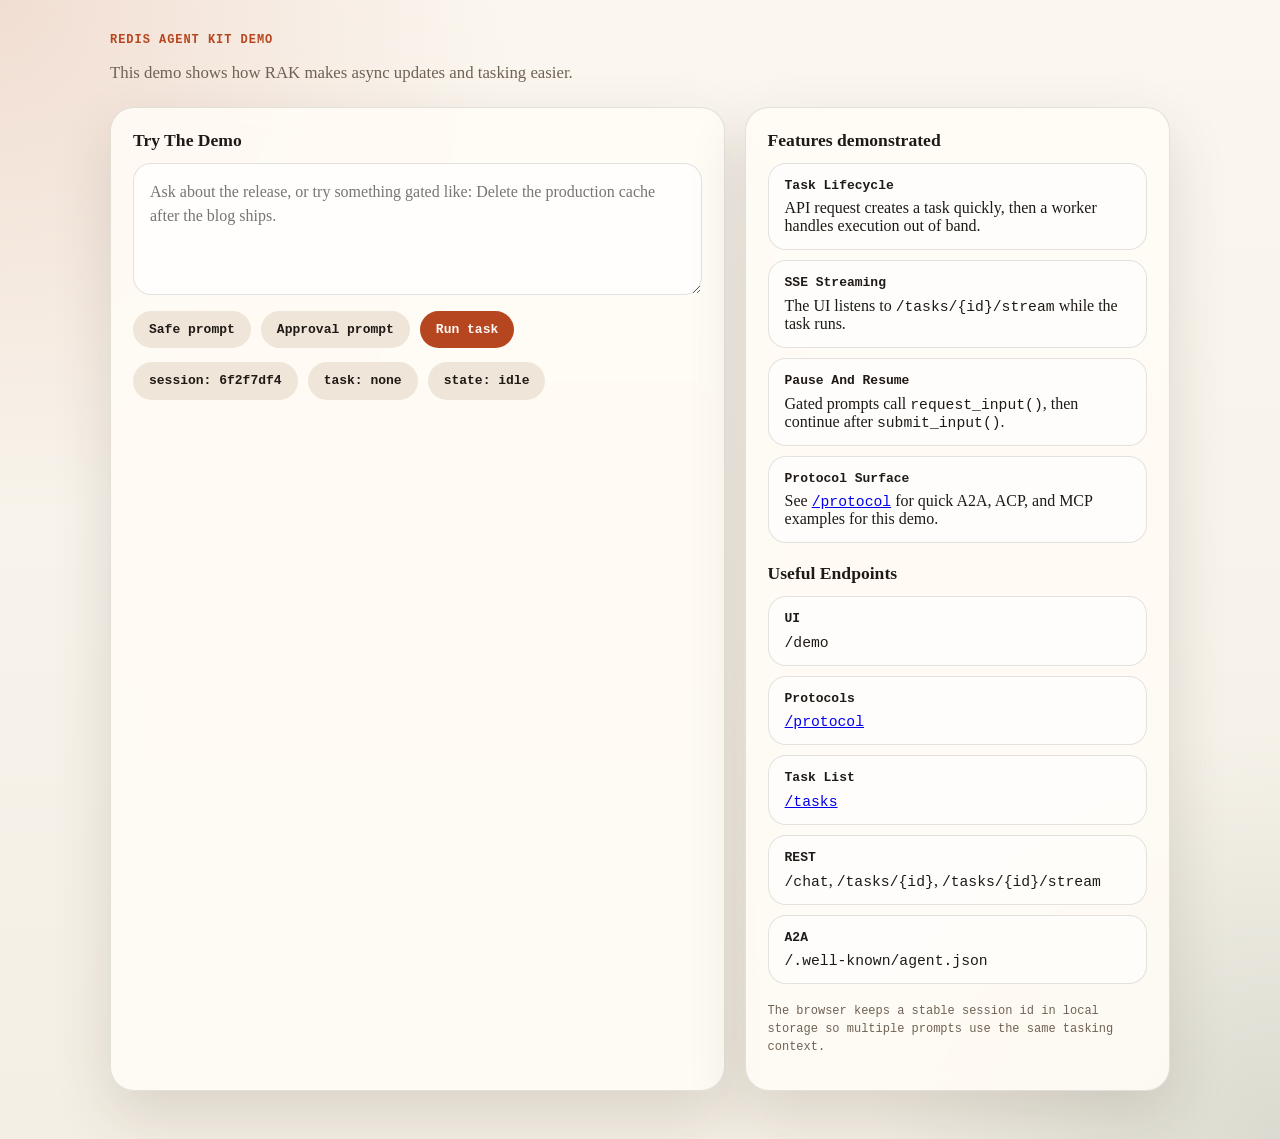
<file: index.html>
<!doctype html>
<html lang="en">

<head>
  <meta charset="utf-8" />
  <meta name="viewport" content="width=device-width, initial-scale=1" />
  <title>RAK Demo</title>
  <style>
    :root {
      --bg: #f4efe5;
      --paper: rgba(255, 252, 246, 0.9);
      --ink: #1f1a16;
      --muted: #6f6254;
      --line: rgba(31, 26, 22, 0.12);
      --accent: #b6461f;
      --accent-soft: #f2d4c6;
      --shadow: 0 24px 60px rgba(60, 35, 18, 0.14);
    }

    * {
      box-sizing: border-box;
    }

    body {
      margin: 0;
      min-height: 100vh;
      color: var(--ink);
      background:
        radial-gradient(circle at top left, rgba(182, 70, 31, 0.14), transparent 30%),
        radial-gradient(circle at bottom right, rgba(61, 95, 82, 0.14), transparent 24%),
        linear-gradient(180deg, #fbf7f0 0%, var(--bg) 100%);
      font-family: "Iowan Old Style", "Palatino Linotype", "Book Antiqua", Georgia, serif;
    }

    .shell {
      max-width: 1100px;
      margin: 0 auto;
      padding: 32px 20px 48px;
    }

    .hero {
      display: grid;
      gap: 14px;
      margin-bottom: 24px;
    }

    .eyebrow {
      letter-spacing: 0.08em;
      text-transform: uppercase;
      font: 600 12px/1.4 "IBM Plex Mono", "SFMono-Regular", Consolas, monospace;
      color: var(--accent);
    }

    h1 {
      margin: 0;
      font-size: clamp(2.4rem, 5vw, 4.8rem);
      line-height: 0.94;
      max-width: 10ch;
    }

    .hero p {
      margin: 0;
      max-width: 62ch;
      color: var(--muted);
      font-size: 1.05rem;
    }

    .layout {
      display: grid;
      grid-template-columns: 1.3fr 0.9fr;
      gap: 20px;
    }

    .card {
      background: var(--paper);
      border: 1px solid var(--line);
      border-radius: 24px;
      box-shadow: var(--shadow);
      backdrop-filter: blur(10px);
    }

    .panel {
      padding: 22px;
    }

    .panel h2,
    .panel h3 {
      margin: 0 0 12px;
      font-size: 1.1rem;
    }

    .composer textarea {
      width: 100%;
      min-height: 132px;
      resize: vertical;
      padding: 16px;
      border: 1px solid var(--line);
      border-radius: 18px;
      background: rgba(255, 255, 255, 0.75);
      color: var(--ink);
      font: 500 1rem/1.5 "Iowan Old Style", "Palatino Linotype", "Book Antiqua", Georgia, serif;
    }

    .row {
      display: flex;
      flex-wrap: wrap;
      gap: 10px;
    }

    button,
    .pill {
      border: 0;
      border-radius: 999px;
      padding: 11px 16px;
      cursor: pointer;
      color: var(--ink);
      background: #efe5d8;
      font: 600 13px/1.2 "IBM Plex Mono", "SFMono-Regular", Consolas, monospace;
    }

    button.primary {
      background: var(--accent);
      color: #fff8f5;
    }

    button.ghost {
      background: transparent;
      border: 1px solid var(--line);
    }

    .status {
      display: flex;
      flex-wrap: wrap;
      gap: 10px;
      margin-top: 14px;
    }

    .status .pill {
      cursor: default;
    }

    .transcript {
      display: grid;
      gap: 12px;
      margin-top: 18px;
    }

    .bubble {
      padding: 14px 16px;
      border-radius: 18px;
      border: 1px solid var(--line);
      white-space: pre-wrap;
    }

    .bubble.user {
      background: rgba(182, 70, 31, 0.09);
    }

    .bubble.assistant {
      background: rgba(255, 255, 255, 0.82);
    }

    .updates {
      margin-top: 14px;
      padding-left: 18px;
      color: var(--muted);
    }

    .updates li+li {
      margin-top: 8px;
    }

    .grid-list {
      display: grid;
      gap: 10px;
    }

    .fact {
      padding: 14px 16px;
      border-radius: 18px;
      border: 1px solid var(--line);
      background: rgba(255, 255, 255, 0.62);
    }

    .fact strong {
      display: block;
      margin-bottom: 6px;
      font: 600 13px/1.2 "IBM Plex Mono", "SFMono-Regular", Consolas, monospace;
    }

    code {
      font-family: "IBM Plex Mono", "SFMono-Regular", Consolas, monospace;
      font-size: 0.92em;
    }

    .approval {
      display: none;
      gap: 10px;
      margin-top: 16px;
      padding: 16px;
      border-radius: 18px;
      background: var(--accent-soft);
    }

    .approval.visible {
      display: grid;
    }

    .tiny {
      color: var(--muted);
      font: 500 12px/1.5 "IBM Plex Mono", "SFMono-Regular", Consolas, monospace;
    }

    @media (max-width: 900px) {
      .layout {
        grid-template-columns: 1fr;
      }
    }
  </style>
</head>

<body>
  <div class="shell">
    <section class="hero">
      <div class="eyebrow">Redis Agent Kit Demo</div>
      <p>
        This demo shows how RAK makes async updates and tasking easier.
      </p>
    </section>

    <section class="layout">
      <div class="card panel">
        <h2>Try The Demo</h2>
        <div class="composer">
          <textarea id="message"
            placeholder="Ask about the release, or try something gated like: Delete the production cache after the blog ships."></textarea>
        </div>
        <div class="row" style="margin-top: 12px;">
          <button class="pill" data-prompt="Summarize why background workers help agent reliability.">Safe
            prompt</button>
          <button class="pill" data-prompt="Delete the production cache after the blog ships.">Approval prompt</button>
          <button class="primary" id="send">Run task</button>
        </div>

        <div class="status">
          <div class="pill" id="session-pill">session: pending</div>
          <div class="pill" id="task-pill">task: none</div>
          <div class="pill" id="state-pill">state: idle</div>
        </div>

        <div class="approval" id="approval-box">
          <div id="approval-text">Waiting for approval.</div>
          <div class="row">
            <button class="primary" id="approve">Approve</button>
            <button class="ghost" id="reject">Cancel</button>
          </div>
        </div>

        <div class="transcript" id="transcript"></div>
        <ol class="updates" id="updates"></ol>
      </div>

      <div class="card panel">
        <h3>Features demonstrated</h3>
        <div class="grid-list">
          <div class="fact">
            <strong>Task Lifecycle</strong>
            API request creates a task quickly, then a worker handles execution out of band.
          </div>
          <div class="fact">
            <strong>SSE Streaming</strong>
            The UI listens to <code>/tasks/{id}/stream</code> while the task runs.
          </div>
          <div class="fact">
            <strong>Pause And Resume</strong>
            Gated prompts call <code>request_input()</code>, then continue after <code>submit_input()</code>.
          </div>
          <div class="fact">
            <strong>Protocol Surface</strong>
            See <a href="/protocol"><code>/protocol</code></a> for quick A2A, ACP, and MCP examples for this demo.
          </div>
        </div>

        <h3 style="margin-top: 20px;">Useful Endpoints</h3>
        <div class="grid-list">
          <div class="fact"><strong>UI</strong><code>/demo</code></div>
          <div class="fact"><strong>Protocols</strong><a href="/protocol"><code>/protocol</code></a></div>
          <div class="fact"><strong>Task List</strong><a href="/tasks"><code>/tasks</code></a></div>
          <div class="fact"><strong>REST</strong><code>/chat</code>, <code>/tasks/{id}</code>,
            <code>/tasks/{id}/stream</code>
          </div>
          <div class="fact"><strong>A2A</strong><code>/.well-known/agent.json</code></div>
        </div>

        <p class="tiny" style="margin-top: 18px;">
          The browser keeps a stable session id in local storage so multiple prompts use the same tasking context.
        </p>

      </div>
    </section>
  </div>

  <script>
    const messageEl = document.getElementById("message");
    const sendEl = document.getElementById("send");
    const transcriptEl = document.getElementById("transcript");
    const updatesEl = document.getElementById("updates");
    const approvalBoxEl = document.getElementById("approval-box");
    const approvalTextEl = document.getElementById("approval-text");
    const sessionPillEl = document.getElementById("session-pill");
    const taskPillEl = document.getElementById("task-pill");
    const statePillEl = document.getElementById("state-pill");

    let activeTaskId = null;
    let stream = null;
    let poller = null;
    let assistantBubble = null;
    const sessionId = localStorage.getItem("rak-demo-session") || crypto.randomUUID();
    localStorage.setItem("rak-demo-session", sessionId);
    sessionPillEl.textContent = `session: ${sessionId.slice(0, 8)}`;

    function setState(value) {
      statePillEl.textContent = `state: ${value}`;
    }

    function resetRun() {
      approvalBoxEl.classList.remove("visible");
      approvalTextEl.textContent = "Waiting for approval.";
      updatesEl.innerHTML = "";
      assistantBubble = null;
      if (stream) {
        stream.close();
        stream = null;
      }
      if (poller) {
        clearInterval(poller);
        poller = null;
      }
    }

    function appendBubble(role, text) {
      const bubble = document.createElement("div");
      bubble.className = `bubble ${role}`;
      bubble.textContent = text;
      transcriptEl.appendChild(bubble);
      transcriptEl.scrollTop = transcriptEl.scrollHeight;
      return bubble;
    }

    function appendUpdate(text) {
      const item = document.createElement("li");
      item.textContent = text;
      updatesEl.appendChild(item);
    }

    function openStream(taskId) {
      stream = new EventSource(`/tasks/${taskId}/stream?events=update,token,done,failed,cancelled`);

      stream.addEventListener("update", (event) => {
        const data = JSON.parse(event.data);
        if (data.message) appendUpdate(data.message);
      });

      stream.addEventListener("token", (event) => {
        const data = JSON.parse(event.data);
        if (!assistantBubble) {
          assistantBubble = appendBubble("assistant", "");
        }
        assistantBubble.textContent += data.message || "";
      });

      stream.addEventListener("done", (event) => {
        const data = JSON.parse(event.data);
        setState("done");
        if (data.result && data.result.response) {
          if (!assistantBubble) {
            assistantBubble = appendBubble("assistant", data.result.response);
          } else {
            assistantBubble.textContent = data.result.response;
          }
        }
        if (stream) {
          stream.close();
          stream = null;
        }
        if (poller) {
          clearInterval(poller);
          poller = null;
        }
      });

      stream.addEventListener("failed", (event) => {
        const data = JSON.parse(event.data);
        setState("failed");
        appendBubble("assistant", data.error || "Task failed.");
        if (stream) {
          stream.close();
          stream = null;
        }
      });
    }

    function startPolling(taskId) {
      poller = setInterval(async () => {
        const response = await fetch(`/tasks/${taskId}`);
        if (!response.ok) return;
        const task = await response.json();
        setState(task.status);
        if (task.status === "awaiting_input" && task.input_request) {
          approvalTextEl.textContent = task.input_request.prompt;
          approvalBoxEl.classList.add("visible");
        }
        if (["done", "failed", "cancelled"].includes(task.status) && poller) {
          clearInterval(poller);
          poller = null;
        }
      }, 900);
    }

    async function submitApproval(confirm) {
      if (!activeTaskId) return;
      approvalBoxEl.classList.remove("visible");
      await fetch(`/tasks/${activeTaskId}/input`, {
        method: "POST",
        headers: { "Content-Type": "application/json" },
        body: JSON.stringify({ response: { confirm } }),
      });
      setState("queued");
      appendUpdate(confirm ? "Approval submitted." : "Cancellation submitted.");
    }

    async function runTask() {
      const message = messageEl.value.trim();
      if (!message) return;

      resetRun();
      appendBubble("user", message);
      messageEl.value = "";
      setState("queued");

      const response = await fetch("/chat", {
        method: "POST",
        headers: { "Content-Type": "application/json" },
        body: JSON.stringify({ message, session_id: sessionId }),
      });

      const data = await response.json();
      activeTaskId = data.task_id;
      taskPillEl.textContent = `task: ${activeTaskId.slice(0, 8)}`;

      openStream(activeTaskId);
      startPolling(activeTaskId);
    }

    sendEl.addEventListener("click", runTask);
    document.getElementById("approve").addEventListener("click", () => submitApproval(true));
    document.getElementById("reject").addEventListener("click", () => submitApproval(false));

    for (const button of document.querySelectorAll("[data-prompt]")) {
      button.addEventListener("click", () => {
        messageEl.value = button.dataset.prompt;
        messageEl.focus();
      });
    }
  </script>
</body>

</html>
</file>
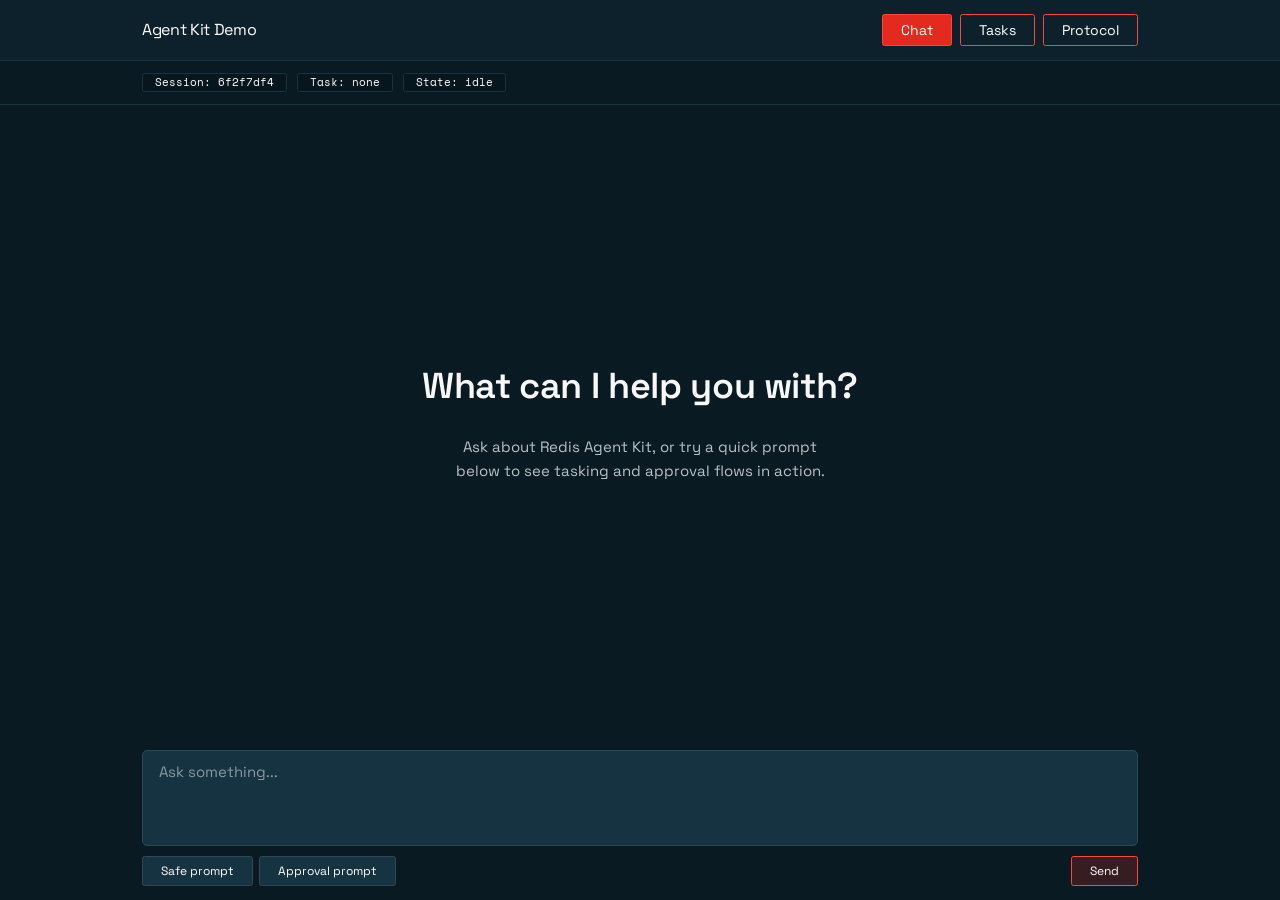
<file: static/index.html>
<!doctype html>
<html lang="en">

<head>
  <meta charset="utf-8" />
  <meta name="viewport" content="width=device-width, initial-scale=1" />
  <title>RAK Demo</title>
  <link rel="preconnect" href="https://fonts.googleapis.com" />
  <link rel="preconnect" href="https://fonts.gstatic.com" crossorigin />
  <link href="https://fonts.googleapis.com/css2?family=Space+Grotesk:wght@400;500;700&family=Space+Mono:wght@400;700&display=swap" rel="stylesheet" />
  <link rel="stylesheet" href="/static/css/tokens.css" />
  <link rel="stylesheet" href="/static/css/styles.css" />
</head>

<body class="chat-page">
  <header class="site-header">
    <div class="site-header__inner">
      <h1 class="site-header__label">Agent Kit Demo</h1>
      <nav class="site-header__nav">
        <a href="/demo" class="active">Chat</a>
        <a href="/tasks">Tasks</a>
        <a href="/protocol">Protocol</a>
      </nav>
    </div>
  </header>

  <div class="chat-status">
    <div class="chat-status__inner">
      <span class="pill" id="session-pill">Session: pending</span>
      <span class="pill" id="task-pill">Task: none</span>
      <span class="pill pill--idle" id="state-pill">State: idle</span>
    </div>
  </div>

  <main class="chat-wrap">
    <div class="chat-transcript" id="transcript">
      <div class="chat-empty" id="empty-state">
        <div class="chat-empty__title">What can I help you with?</div>
        <div class="chat-empty__hint">Ask about Redis Agent Kit, or try a quick prompt below to see tasking and approval flows in action.</div>
      </div>
    </div>

    <div class="approval-card" id="approval-box">
      <div class="approval-card__prompt" id="approval-text">Waiting for approval.</div>
      <div class="approval-card__actions">
        <button class="btn btn-primary btn-sm" id="approve">Approve</button>
        <button class="btn btn-secondary btn-sm" id="reject">Cancel</button>
      </div>
    </div>

    <div class="composer">
      <div class="composer__row">
        <textarea class="composer__input" id="message" rows="1"
          placeholder="Ask something..."></textarea>
      </div>
      <div class="composer__chips">
        <button class="btn btn-secondary btn-xs" data-prompt="Summarize why background workers help agent reliability.">Safe prompt</button>
        <button class="btn btn-secondary btn-xs" data-prompt="Delete the production cache after the blog ships.">Approval prompt</button>
        <button class="btn btn-primary btn-xs composer__send" id="send">Send</button>
      </div>
    </div>
  </main>

  <template id="tpl-bubble-user">
    <div class="bubble bubble--user"></div>
  </template>
  <template id="tpl-bubble-assistant">
    <div class="bubble bubble--assistant"></div>
  </template>
  <template id="tpl-bubble-system">
    <div class="bubble bubble--system"></div>
  </template>
  <template id="tpl-typing">
    <div class="typing-indicator">
      <span></span><span></span><span></span>
    </div>
  </template>
  <template id="tpl-updates">
    <ol class="chat-updates"></ol>
  </template>

  <script src="/static/js/demo.js"></script>
</body>

</html>
</file>
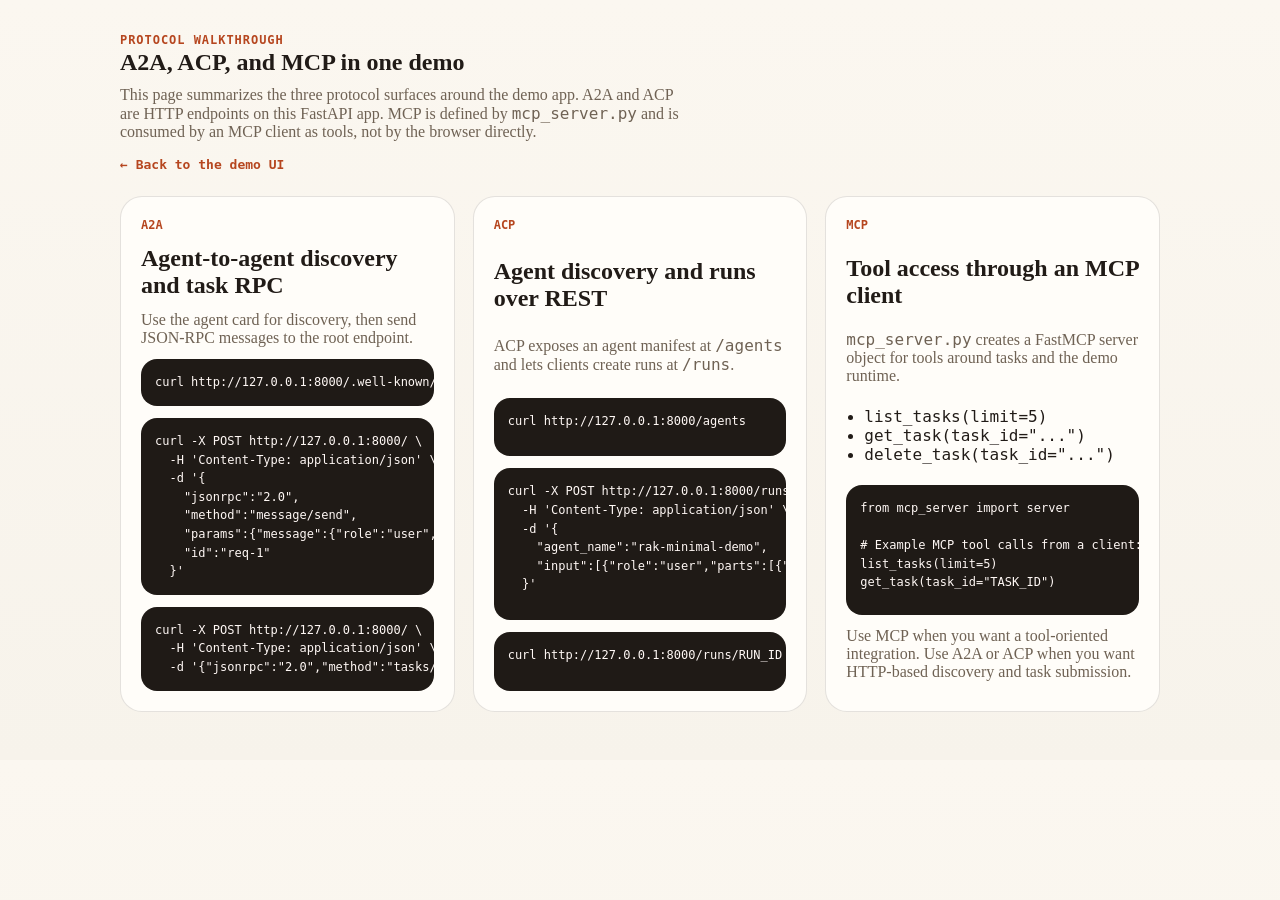
<file: protocol.html>
<!doctype html>
<html lang="en">
<head>
  <meta charset="utf-8" />
  <meta name="viewport" content="width=device-width, initial-scale=1" />
  <title>Protocol Guide</title>
  <style>
    :root { --bg:#f7f3eb; --paper:#fffdf9; --ink:#211b17; --muted:#6f6254; --line:rgba(33,27,23,.12); --accent:#b6461f; }
    * { box-sizing:border-box; }
    body { margin:0; background:linear-gradient(180deg,#fbf7f0 0%,var(--bg) 100%); color:var(--ink); font-family:"Iowan Old Style","Palatino Linotype",Georgia,serif; }
    .shell { max-width:1080px; margin:0 auto; padding:32px 20px 48px; }
    .hero { margin-bottom:22px; }
    .eyebrow { color:var(--accent); text-transform:uppercase; letter-spacing:.08em; font:600 12px/1.4 "IBM Plex Mono",Consolas,monospace; }
    h1,h2,h3,p { margin:0; }
    .hero p { margin-top:10px; max-width:70ch; color:var(--muted); }
    .grid { display:grid; gap:18px; grid-template-columns:repeat(auto-fit,minmax(280px,1fr)); }
    .card { background:var(--paper); border:1px solid var(--line); border-radius:22px; padding:20px; }
    .card p,.note { color:var(--muted); }
    .stack { display:grid; gap:12px; }
    .mini { font:600 12px/1.4 "IBM Plex Mono",Consolas,monospace; color:var(--accent); text-transform:uppercase; }
    pre { margin:0; padding:14px; overflow:auto; border-radius:16px; background:#1f1a16; color:#fff8f5; font:500 12px/1.55 "IBM Plex Mono",Consolas,monospace; }
    code { font-family:"IBM Plex Mono",Consolas,monospace; }
    ul { margin:0; padding-left:18px; }
    .toplink { display:inline-block; margin-top:16px; color:var(--accent); text-decoration:none; font:600 13px/1.3 "IBM Plex Mono",Consolas,monospace; }
  </style>
</head>
<body>
  <div class="shell">
    <section class="hero">
      <div class="eyebrow">Protocol walkthrough</div>
      <h1>A2A, ACP, and MCP in one demo</h1>
      <p>
        This page summarizes the three protocol surfaces around the demo app. A2A and ACP are HTTP endpoints on this FastAPI app. MCP is defined by <code>mcp_server.py</code> and is consumed by an MCP client as tools, not by the browser directly.
      </p>
      <a class="toplink" href="/demo">← Back to the demo UI</a>
    </section>

    <section class="grid">
      <article class="card stack">
        <div class="mini">A2A</div>
        <h2>Agent-to-agent discovery and task RPC</h2>
        <p>Use the agent card for discovery, then send JSON-RPC messages to the root endpoint.</p>
        <pre>curl http://127.0.0.1:8000/.well-known/agent.json</pre>
        <pre>curl -X POST http://127.0.0.1:8000/ \
  -H 'Content-Type: application/json' \
  -d '{
    "jsonrpc":"2.0",
    "method":"message/send",
    "params":{"message":{"role":"user","parts":[{"type":"text","text":"Hello from A2A"}]}},
    "id":"req-1"
  }'</pre>
        <pre>curl -X POST http://127.0.0.1:8000/ \
  -H 'Content-Type: application/json' \
  -d '{"jsonrpc":"2.0","method":"tasks/get","params":{"id":"TASK_ID"},"id":"req-2"}'</pre>
      </article>

      <article class="card stack">
        <div class="mini">ACP</div>
        <h2>Agent discovery and runs over REST</h2>
        <p>ACP exposes an agent manifest at <code>/agents</code> and lets clients create runs at <code>/runs</code>.</p>
        <pre>curl http://127.0.0.1:8000/agents</pre>
        <pre>curl -X POST http://127.0.0.1:8000/runs \
  -H 'Content-Type: application/json' \
  -d '{
    "agent_name":"rak-minimal-demo",
    "input":[{"role":"user","parts":[{"type":"text","content":"Hello from ACP"}]}]
  }'</pre>
        <pre>curl http://127.0.0.1:8000/runs/RUN_ID</pre>
      </article>

      <article class="card stack">
        <div class="mini">MCP</div>
        <h2>Tool access through an MCP client</h2>
        <p><code>mcp_server.py</code> creates a FastMCP server object for tools around tasks and the demo runtime.</p>
        <ul>
          <li><code>list_tasks(limit=5)</code></li>
          <li><code>get_task(task_id="...")</code></li>
          <li><code>delete_task(task_id="...")</code></li>
        </ul>
        <pre>from mcp_server import server

# Example MCP tool calls from a client:
list_tasks(limit=5)
get_task(task_id="TASK_ID")</pre>
        <p class="note">Use MCP when you want a tool-oriented integration. Use A2A or ACP when you want HTTP-based discovery and task submission.</p>
      </article>
    </section>
  </div>
</body>
</html>
</file>
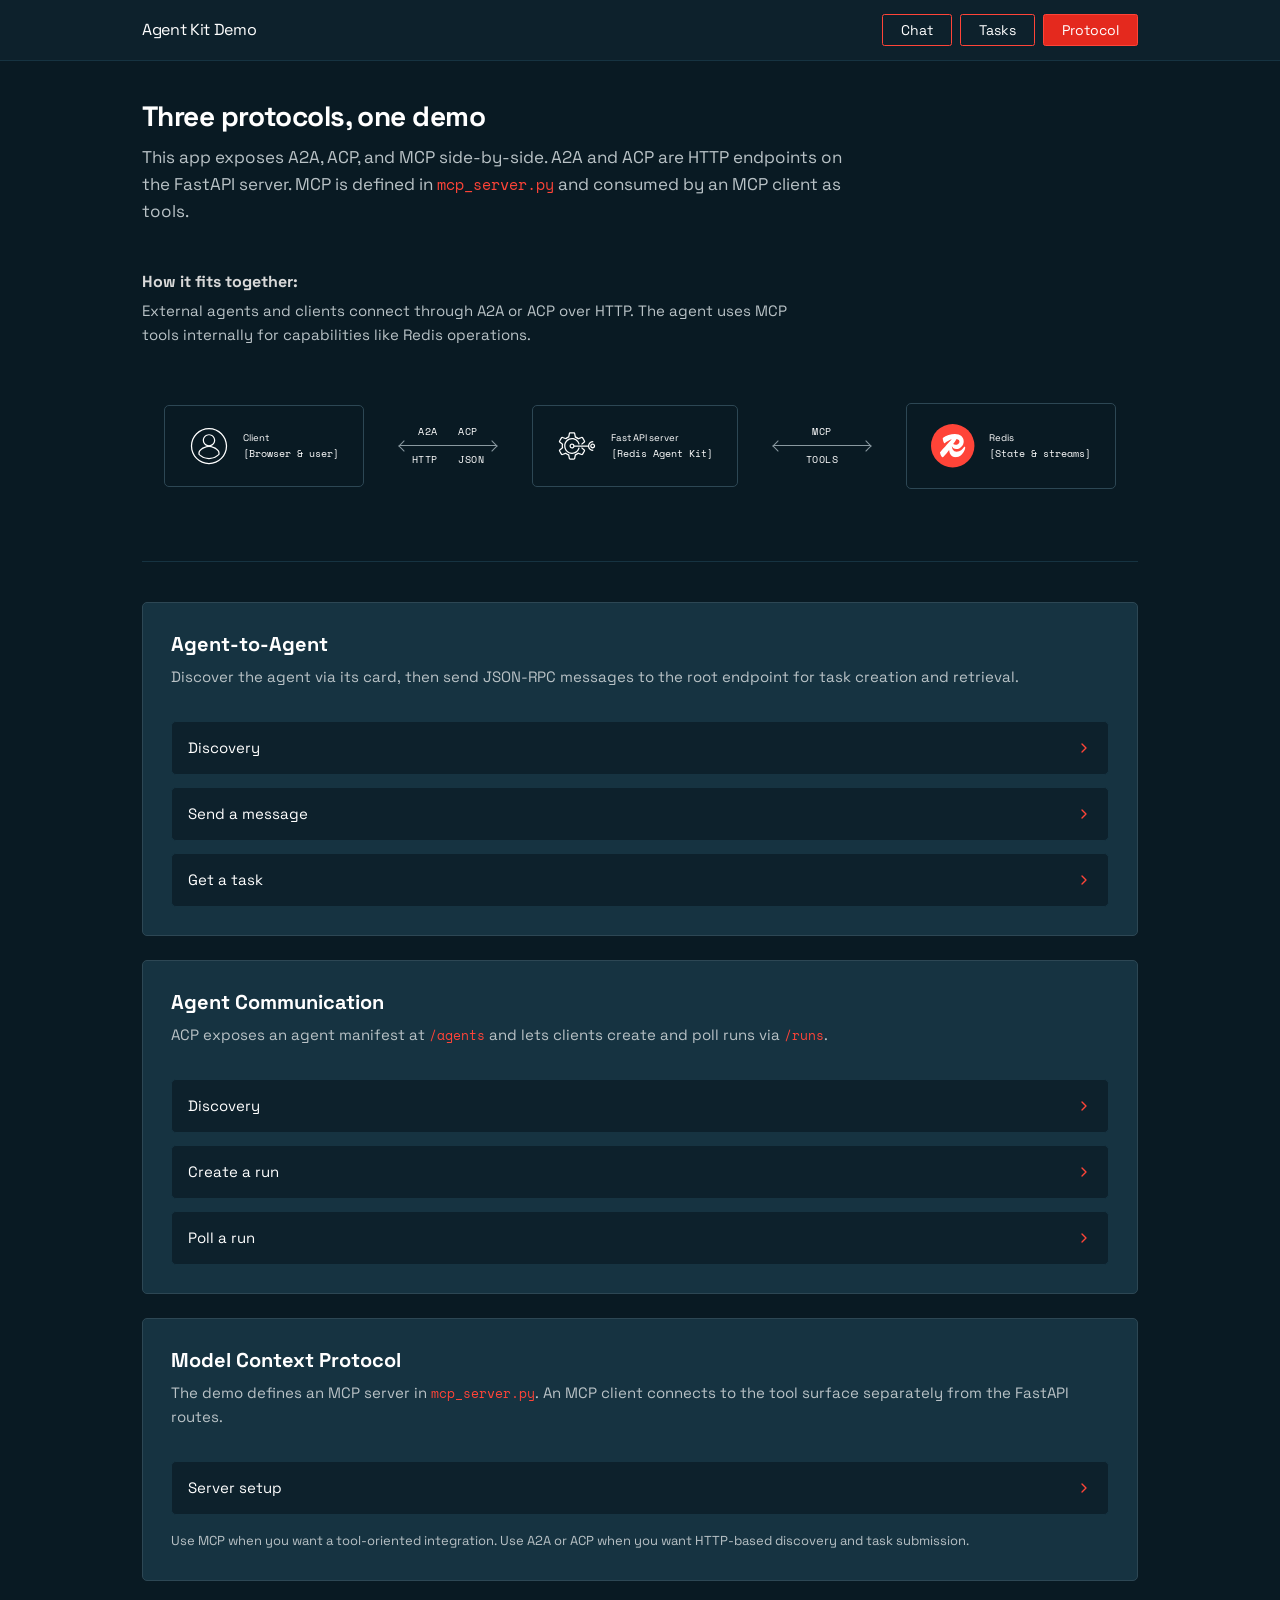
<file: static/protocol.html>
<!doctype html>
<html lang="en">

<head>
  <meta charset="utf-8" />
  <meta name="viewport" content="width=device-width, initial-scale=1" />
  <title>Protocol Guide &mdash; RAK Demo</title>
  <link rel="preconnect" href="https://fonts.googleapis.com" />
  <link rel="preconnect" href="https://fonts.gstatic.com" crossorigin />
  <link
    href="https://fonts.googleapis.com/css2?family=Space+Grotesk:wght@400;500;700&family=Space+Mono:wght@400;700&display=swap"
    rel="stylesheet" />
  <link rel="stylesheet" href="/static/css/tokens.css" />
  <link rel="stylesheet" href="/static/css/styles.css" />
</head>

<body>
  <header class="site-header">
    <div class="site-header__inner">
      <h1 class="site-header__label">Agent Kit Demo</h1>
      <nav class="site-header__nav">
        <a href="/demo">Chat</a>
        <a href="/tasks">Tasks</a>
        <a href="/protocol" class="active">Protocol</a>
      </nav>
    </div>
  </header>

  <div class="page-wrap">

    <!-- Hero -->
    <section class="hero">
      <h1>Three protocols, one demo</h1>
      <p>
        This app exposes A2A, ACP, and MCP side-by-side. A2A and ACP are HTTP
        endpoints on the FastAPI server. MCP is defined in
        <code class="hero__code">mcp_server.py</code> and consumed by an MCP client as tools.
      </p>
    </section>

    <!-- Architecture overview -->
    <section class="architecture">
      <h2 class="architecture__title">How it fits together:</h2>
      <p class="architecture__desc">
        External agents and clients connect through A2A or ACP over HTTP.
        The agent uses MCP tools internally for capabilities like Redis operations.
      </p>
      <div class="architecture__diagram">
        <div class="arch-node">
          <img src="/static/img/icon-user-64-white.svg" alt="" class="arch-node__icon" />
          <div class="arch-node__text">
            <span class="arch-node__label">Client</span>
            <span class="arch-node__sub">[Browser &amp; user]</span>
          </div>
        </div>
        <div class="arch-arrow">
          <div class="arch-arrow__labels">
            <span class="arch-arrow__label">A2A</span>
            <span class="arch-arrow__label">ACP</span>
          </div>
          <div class="arch-arrow__line arch-arrow__line--bidir"></div>
          <div class="arch-arrow__labels">
            <span class="arch-arrow__label">HTTP</span>
            <span class="arch-arrow__label">JSON</span>
          </div>
        </div>
        <div class="arch-node">
          <img src="/static/img/icon-API-64-white.svg" alt="" class="arch-node__icon" />
          <div class="arch-node__text">
            <span class="arch-node__label">Fast API server</span>
            <span class="arch-node__sub">[Redis Agent Kit]</span>
          </div>
        </div>
        <div class="arch-arrow">
          <div class="arch-arrow__labels">
            <span class="arch-arrow__label">MCP</span>
          </div>
          <div class="arch-arrow__line arch-arrow__line--bidir"></div>
          <div class="arch-arrow__labels">
            <span class="arch-arrow__label">TOOLS</span>
          </div>
        </div>
        <div class="arch-node">
          <img src="/static/img/redis-logo-mark-white-outline.svg" alt=""
            class="arch-node__icon arch-node__icon--redis" />
          <div class="arch-node__text">
            <span class="arch-node__label">Redis</span>
            <span class="arch-node__sub">[State &amp; streams]</span>
          </div>
        </div>
      </div>
    </section>

    <hr class="section-divider" />

    <!-- Protocol cards -->
    <section class="protocol-list">

      <!-- A2A -->
      <article class="protocol-card">
        <h2 class="protocol-card__title">Agent-to-Agent</h2>
        <p class="protocol-card__desc">
          Discover the agent via its card, then send JSON-RPC messages to the root endpoint
          for task creation and retrieval.
        </p>

        <div class="code-block">
          <button class="code-block__header" aria-expanded="false" onclick="toggleCodeBlock(this)">
            <span class="code-block__label">Discovery</span>
            <svg class="code-block__chevron" viewBox="0 0 24 24" fill="none" stroke="currentColor" stroke-width="2"
              stroke-linecap="round" stroke-linejoin="round">
              <polyline points="9 18 15 12 9 6" />
            </svg>
          </button>
          <div class="code-block__body">
            <button class="code-block__copy" onclick="copyCode(this)" aria-label="Copy">
              <svg class="code-block__copy-icon code-block__copy-icon--default" viewBox="0 0 24 24" fill="none" stroke="currentColor" stroke-width="2" stroke-linecap="round" stroke-linejoin="round">
                <rect width="14" height="14" x="8" y="8" rx="2" ry="2" />
                <path d="M4 16c-1.1 0-2-.9-2-2V4c0-1.1.9-2 2-2h10c1.1 0 2 .9 2 2" />
              </svg>
              <svg class="code-block__copy-icon code-block__copy-icon--check" viewBox="0 0 24 24" fill="none" stroke="currentColor" stroke-width="2" stroke-linecap="round" stroke-linejoin="round">
                <path d="m12 15 2 2 4-4" />
                <rect width="14" height="14" x="8" y="8" rx="2" ry="2" />
                <path d="M4 16c-1.1 0-2-.9-2-2V4c0-1.1.9-2 2-2h10c1.1 0 2 .9 2 2" />
              </svg>
            </button>
            <pre><code>curl http://127.0.0.1:8000/.well-known/agent.json</code></pre>
          </div>
        </div>

        <div class="code-block">
          <button class="code-block__header" aria-expanded="false" onclick="toggleCodeBlock(this)">
            <span class="code-block__label">Send a message</span>
            <svg class="code-block__chevron" viewBox="0 0 24 24" fill="none" stroke="currentColor" stroke-width="2"
              stroke-linecap="round" stroke-linejoin="round">
              <polyline points="9 18 15 12 9 6" />
            </svg>
          </button>
          <div class="code-block__body">
            <button class="code-block__copy" onclick="copyCode(this)" aria-label="Copy">
              <svg class="code-block__copy-icon code-block__copy-icon--default" viewBox="0 0 24 24" fill="none" stroke="currentColor" stroke-width="2" stroke-linecap="round" stroke-linejoin="round">
                <rect width="14" height="14" x="8" y="8" rx="2" ry="2" />
                <path d="M4 16c-1.1 0-2-.9-2-2V4c0-1.1.9-2 2-2h10c1.1 0 2 .9 2 2" />
              </svg>
              <svg class="code-block__copy-icon code-block__copy-icon--check" viewBox="0 0 24 24" fill="none" stroke="currentColor" stroke-width="2" stroke-linecap="round" stroke-linejoin="round">
                <path d="m12 15 2 2 4-4" />
                <rect width="14" height="14" x="8" y="8" rx="2" ry="2" />
                <path d="M4 16c-1.1 0-2-.9-2-2V4c0-1.1.9-2 2-2h10c1.1 0 2 .9 2 2" />
              </svg>
            </button>
            <pre><code>curl -X POST http://127.0.0.1:8000/ \
  -H 'Content-Type: application/json' \
  -d '{
    "jsonrpc":"2.0",
    "method":"message/send",
    "params":{
      "message":{
        "role":"user",
        "parts":[{
          "type":"text",
          "text":"Hello from A2A"
        }]
      }
    },
    "id":"req-1"
  }'</code></pre>
          </div>
        </div>

        <div class="code-block">
          <button class="code-block__header" aria-expanded="false" onclick="toggleCodeBlock(this)">
            <span class="code-block__label">Get a task</span>
            <svg class="code-block__chevron" viewBox="0 0 24 24" fill="none" stroke="currentColor" stroke-width="2"
              stroke-linecap="round" stroke-linejoin="round">
              <polyline points="9 18 15 12 9 6" />
            </svg>
          </button>
          <div class="code-block__body">
            <button class="code-block__copy" onclick="copyCode(this)" aria-label="Copy">
              <svg class="code-block__copy-icon code-block__copy-icon--default" viewBox="0 0 24 24" fill="none" stroke="currentColor" stroke-width="2" stroke-linecap="round" stroke-linejoin="round">
                <rect width="14" height="14" x="8" y="8" rx="2" ry="2" />
                <path d="M4 16c-1.1 0-2-.9-2-2V4c0-1.1.9-2 2-2h10c1.1 0 2 .9 2 2" />
              </svg>
              <svg class="code-block__copy-icon code-block__copy-icon--check" viewBox="0 0 24 24" fill="none" stroke="currentColor" stroke-width="2" stroke-linecap="round" stroke-linejoin="round">
                <path d="m12 15 2 2 4-4" />
                <rect width="14" height="14" x="8" y="8" rx="2" ry="2" />
                <path d="M4 16c-1.1 0-2-.9-2-2V4c0-1.1.9-2 2-2h10c1.1 0 2 .9 2 2" />
              </svg>
            </button>
            <pre><code>curl -X POST http://127.0.0.1:8000/ \
  -H 'Content-Type: application/json' \
  -d '{
    "jsonrpc":"2.0",
    "method":"tasks/get",
    "params":{"id":"TASK_ID"},
    "id":"req-2"
  }'</code></pre>
          </div>
        </div>
      </article>

      <!-- ACP -->
      <article class="protocol-card">
        <h2 class="protocol-card__title">Agent Communication</h2>
        <p class="protocol-card__desc">
          ACP exposes an agent manifest at <code>/agents</code> and lets
          clients create and poll runs via <code>/runs</code>.
        </p>

        <div class="code-block">
          <button class="code-block__header" aria-expanded="false" onclick="toggleCodeBlock(this)">
            <span class="code-block__label">Discovery</span>
            <svg class="code-block__chevron" viewBox="0 0 24 24" fill="none" stroke="currentColor" stroke-width="2"
              stroke-linecap="round" stroke-linejoin="round">
              <polyline points="9 18 15 12 9 6" />
            </svg>
          </button>
          <div class="code-block__body">
            <button class="code-block__copy" onclick="copyCode(this)" aria-label="Copy">
              <svg class="code-block__copy-icon code-block__copy-icon--default" viewBox="0 0 24 24" fill="none" stroke="currentColor" stroke-width="2" stroke-linecap="round" stroke-linejoin="round">
                <rect width="14" height="14" x="8" y="8" rx="2" ry="2" />
                <path d="M4 16c-1.1 0-2-.9-2-2V4c0-1.1.9-2 2-2h10c1.1 0 2 .9 2 2" />
              </svg>
              <svg class="code-block__copy-icon code-block__copy-icon--check" viewBox="0 0 24 24" fill="none" stroke="currentColor" stroke-width="2" stroke-linecap="round" stroke-linejoin="round">
                <path d="m12 15 2 2 4-4" />
                <rect width="14" height="14" x="8" y="8" rx="2" ry="2" />
                <path d="M4 16c-1.1 0-2-.9-2-2V4c0-1.1.9-2 2-2h10c1.1 0 2 .9 2 2" />
              </svg>
            </button>
            <pre><code>curl http://127.0.0.1:8000/agents</code></pre>
          </div>
        </div>

        <div class="code-block">
          <button class="code-block__header" aria-expanded="false" onclick="toggleCodeBlock(this)">
            <span class="code-block__label">Create a run</span>
            <svg class="code-block__chevron" viewBox="0 0 24 24" fill="none" stroke="currentColor" stroke-width="2"
              stroke-linecap="round" stroke-linejoin="round">
              <polyline points="9 18 15 12 9 6" />
            </svg>
          </button>
          <div class="code-block__body">
            <button class="code-block__copy" onclick="copyCode(this)" aria-label="Copy">
              <svg class="code-block__copy-icon code-block__copy-icon--default" viewBox="0 0 24 24" fill="none" stroke="currentColor" stroke-width="2" stroke-linecap="round" stroke-linejoin="round">
                <rect width="14" height="14" x="8" y="8" rx="2" ry="2" />
                <path d="M4 16c-1.1 0-2-.9-2-2V4c0-1.1.9-2 2-2h10c1.1 0 2 .9 2 2" />
              </svg>
              <svg class="code-block__copy-icon code-block__copy-icon--check" viewBox="0 0 24 24" fill="none" stroke="currentColor" stroke-width="2" stroke-linecap="round" stroke-linejoin="round">
                <path d="m12 15 2 2 4-4" />
                <rect width="14" height="14" x="8" y="8" rx="2" ry="2" />
                <path d="M4 16c-1.1 0-2-.9-2-2V4c0-1.1.9-2 2-2h10c1.1 0 2 .9 2 2" />
              </svg>
            </button>
            <pre><code>curl -X POST http://127.0.0.1:8000/runs \
  -H 'Content-Type: application/json' \
  -d '{
    "agent_name":"rak-minimal-demo",
    "input":[{
      "role":"user",
      "parts":[{
        "type":"text",
        "content":"Hello from ACP"
      }]
    }]
  }'</code></pre>
          </div>
        </div>

        <div class="code-block">
          <button class="code-block__header" aria-expanded="false" onclick="toggleCodeBlock(this)">
            <span class="code-block__label">Poll a run</span>
            <svg class="code-block__chevron" viewBox="0 0 24 24" fill="none" stroke="currentColor" stroke-width="2"
              stroke-linecap="round" stroke-linejoin="round">
              <polyline points="9 18 15 12 9 6" />
            </svg>
          </button>
          <div class="code-block__body">
            <button class="code-block__copy" onclick="copyCode(this)" aria-label="Copy">
              <svg class="code-block__copy-icon code-block__copy-icon--default" viewBox="0 0 24 24" fill="none" stroke="currentColor" stroke-width="2" stroke-linecap="round" stroke-linejoin="round">
                <rect width="14" height="14" x="8" y="8" rx="2" ry="2" />
                <path d="M4 16c-1.1 0-2-.9-2-2V4c0-1.1.9-2 2-2h10c1.1 0 2 .9 2 2" />
              </svg>
              <svg class="code-block__copy-icon code-block__copy-icon--check" viewBox="0 0 24 24" fill="none" stroke="currentColor" stroke-width="2" stroke-linecap="round" stroke-linejoin="round">
                <path d="m12 15 2 2 4-4" />
                <rect width="14" height="14" x="8" y="8" rx="2" ry="2" />
                <path d="M4 16c-1.1 0-2-.9-2-2V4c0-1.1.9-2 2-2h10c1.1 0 2 .9 2 2" />
              </svg>
            </button>
            <pre><code>curl http://127.0.0.1:8000/runs/RUN_ID</code></pre>
          </div>
        </div>
      </article>

      <!-- MCP -->
      <article class="protocol-card">
        <h2 class="protocol-card__title">Model Context Protocol</h2>
        <p class="protocol-card__desc">
          The demo defines an MCP server in <code>mcp_server.py</code>. An MCP
          client connects to the tool surface separately from the FastAPI routes.
        </p>

        <div class="code-block">
          <button class="code-block__header" aria-expanded="false" onclick="toggleCodeBlock(this)">
            <span class="code-block__label">Server setup</span>
            <svg class="code-block__chevron" viewBox="0 0 24 24" fill="none" stroke="currentColor" stroke-width="2"
              stroke-linecap="round" stroke-linejoin="round">
              <polyline points="9 18 15 12 9 6" />
            </svg>
          </button>
          <div class="code-block__body">
            <button class="code-block__copy" onclick="copyCode(this)" aria-label="Copy">
              <svg class="code-block__copy-icon code-block__copy-icon--default" viewBox="0 0 24 24" fill="none" stroke="currentColor" stroke-width="2" stroke-linecap="round" stroke-linejoin="round">
                <rect width="14" height="14" x="8" y="8" rx="2" ry="2" />
                <path d="M4 16c-1.1 0-2-.9-2-2V4c0-1.1.9-2 2-2h10c1.1 0 2 .9 2 2" />
              </svg>
              <svg class="code-block__copy-icon code-block__copy-icon--check" viewBox="0 0 24 24" fill="none" stroke="currentColor" stroke-width="2" stroke-linecap="round" stroke-linejoin="round">
                <path d="m12 15 2 2 4-4" />
                <rect width="14" height="14" x="8" y="8" rx="2" ry="2" />
                <path d="M4 16c-1.1 0-2-.9-2-2V4c0-1.1.9-2 2-2h10c1.1 0 2 .9 2 2" />
              </svg>
            </button>
            <pre><code>from redis_agent_kit.mcp import create_server

server = create_server(
    redis_url="redis://localhost:6379",
    name="rak-minimal-demo",
)</code></pre>
          </div>
        </div>

        <p class="protocol-card__desc protocol-card__desc--footnote">
          Use MCP when you want a tool-oriented integration. Use A2A or ACP
          when you want HTTP-based discovery and task submission.
        </p>
      </article>

    </section>
  </div>

  <script>
    function toggleCodeBlock(btn) {
      var expanded = btn.getAttribute('aria-expanded') === 'true';
      btn.setAttribute('aria-expanded', String(!expanded));
      btn.parentElement.classList.toggle('open');
    }

    function copyCode(btn) {
      var pre = btn.closest('.code-block').querySelector('pre');
      var text = pre.textContent;
      navigator.clipboard.writeText(text).then(function () {
        btn.classList.add('is-copied');
        setTimeout(function () { btn.classList.remove('is-copied'); }, 1500);
      });
    }
  </script>
</body>

</html>
</file>
<file: static/css/tokens.css>
:root {
  /* Fonts */
  --primary-font: 'Space Grotesk', sans-serif;
  --secondary-font: 'Space Mono', monospace;

  /* Brand core */
  --primary-color: #FF4438;
  --midnight: #091A23;
  --yellow: #DCFF1E;
  --base-white: #FFFFFF;
  --base-black: #000000;

  /* Hyper (red) scale */
  --hyper-04: #FD736A;
  --hyper-05: #FF4438;
  --hyper-06: #EB352A;
  --hyper-07: #E4291E;
  --hyper-08: #D1281E;
  --hyper-09: #8A221C;
  --hyper-10: #351D22;

  /* Neutrals */
  --black-90: #191919;
  --black-70: #4C4C4C;
  --black-60: #6D6E71;
  --black-50: #808080;
  --black-30: #B2B2B2;
  --black-10: #E5E5E5;

  /* Grey scale */
  --grey-50: #F9FAFB;
  --grey-20: #E9E9E9;
  --grey-10: #FCFCFC;
  --light-gray: #F8F8F8;

  /* Dusk (blue-grey) scale */
  --dusk: #163341;
  --dusk-01: #F3F3F3;
  --dusk-09: #0D212C;
  --dusk-90: #2D4754;
  --dusk-50: #8A99A0;
  --dusk-30: #B9C2C6;
  --dusk-10: #D9D9D9;

  /* Yellow / Volt scale */
  --yellow-06: #D0F41D;
  --yellow-07: #BFE112;
  --yellow-08: #A9CA03;
  --yellow-09: #8CAA00;
  --yellow-11: #4E5F02;
  --yellow-50: #F1FFA5;
  --yellow-10: #FBFFE8;

  /* Sky blue */
  --sky-blue: #80DBFF;
  --sky-blue-50: #BFEDFF;
  --sky-blue-10: #F2FBFF;
  --sky-blue-09: #0477A5;

  /* Semantic dark theme tokens */
  --bg-default: var(--midnight);
  --bg-surface: var(--dusk-09);
  --bg-raised: var(--dusk);
  --fg-default: var(--base-white);
  --fg-body: var(--dusk-10);
  --fg-muted: var(--dusk-30);
  --fg-brand: var(--yellow);
  --border: var(--dusk);
  --border-strong: var(--dusk-90);
  --stroke-divider: var(--dusk-50);

  /* Button tokens */
  --btn-primary-bg: var(--hyper-10);
  --btn-primary-border: var(--hyper-05);
  --btn-primary-text: var(--base-white);
  --btn-primary-hover-bg: var(--hyper-09);
  --btn-primary-hover-border: var(--hyper-06);
  --btn-primary-active-bg: var(--hyper-08);
  --btn-primary-active-border: var(--hyper-05);
  --btn-secondary-bg: var(--dusk);
  --btn-secondary-border: var(--dusk-90);
  --btn-secondary-text: var(--base-white);
  --btn-secondary-hover-bg: var(--dusk-90);
  --btn-secondary-hover-border: var(--dusk-50);
  --btn-secondary-active-bg: var(--dusk-90);
  --btn-secondary-active-border: var(--dusk-50);

  /* Spacing */
  --space-xs: 1rem;
  --space-sm: 1.5rem;
  --space-md: 2.5rem;
  --space-rg: 3rem;
  --space-lg: 4.5rem;
  --space-xl: 6rem;

  /* Layout */
  --container-max: 86.875rem;
  --container-padding: 1.5rem;
  --container-chrome-max: 1060px;
  --container-chrome-padding: 2rem;

  /* Radii */
  --radius-pill: 10px;
  --radius-rounded: 2.5px;
  --radius-card: 5px;
  --radius-code: 5px;
}
</file>
<file: static/css/styles.css>
/* === Reset & Base === */

*,
*::before,
*::after {
  box-sizing: border-box;
  margin: 0;
  padding: 0;
}

html {
  font-size: 16px;
  -webkit-font-smoothing: antialiased;
  -moz-osx-font-smoothing: grayscale;
  text-rendering: optimizeLegibility;
}

body {
  font-family: var(--primary-font);
  font-weight: 400;
  font-size: 1rem;
  line-height: 1.6;
  color: var(--fg-body);
  background: var(--bg-default);
  min-height: 100dvh;
  display: flex;
  flex-direction: column;
}

/* === Typography === */

h1, h2, h3, h4 {
  font-family: var(--primary-font);
  color: var(--fg-default);
  font-weight: 700;
  line-height: 1.1;
}

h1 { font-size: clamp(2rem, 4vw, 3.125rem); letter-spacing: -0.02em; }
h2 { font-size: clamp(1.5rem, 3vw, 2.5rem); }
h3 { font-size: 1.625rem; }
h4 { font-size: 1.25rem; }

p {
  color: var(--fg-body);
  line-height: 1.6;
}

a {
  color: var(--hyper-04);
  text-decoration: none;
  transition: color 0.15s ease;
}

a:hover {
  text-decoration: underline;
}

code, pre {
  font-family: var(--secondary-font);
}

code {
  font-size: 0.875em;
  color: var(--fg-brand);
}

pre {
  margin: 0;
  padding: 1rem 1.25rem;
  overflow-x: auto;
  border-radius: var(--radius-code);
  background: var(--bg-surface);
  border: 1px solid var(--border);
  color: var(--fg-body);
  font-size: 0.8125rem;
  line-height: 1.7;
}

/* === Layout === */

.container {
  max-width: var(--container-max);
  margin: 0 auto;
  padding: 0 var(--container-padding);
}

/* === Header === */

.site-header {
  display: flex;
  align-items: center;
  justify-content: center;
  padding: 0.875rem var(--container-padding);
  border-bottom: 1px solid var(--border);
  background: var(--bg-surface);
  position: sticky;
  top: 0;
  z-index: 100;
  backdrop-filter: blur(12px);
  flex-shrink: 0;
}

.site-header__inner {
  display: flex;
  align-items: center;
  justify-content: space-between;
  gap: 1.5rem;
  width: 100%;
  max-width: var(--container-chrome-max);
  padding: 0 var(--container-chrome-padding);
  margin: 0 auto;
}

.site-header__logo {
  display: flex;
  align-items: center;
  gap: 0.75rem;
  text-decoration: none;
  flex-shrink: 0;
}

.site-header__logo:hover {
  text-decoration: none;
}

.site-header__logo-img {
  height: 22px;
  width: auto;
  display: block;
}

.site-header__divider {
  width: 1px;
  height: 20px;
  background: var(--dusk-90);
  flex-shrink: 0;
}

.site-header__label {
  font-size: var(--font-size-md);
  font-weight: var(--font-weight-semibold);
  color: var(--fg-default);
  margin: 0px;
  line-height: 1;
}

.site-header__nav {
  display: flex;
  align-items: center;
  gap: 0.5rem;
}

.site-header__nav a {
  font-family: var(--primary-font);
  font-size: 0.875rem;
  color: var(--fg-default);
  padding: 0.5rem 1.125rem;
  border: 1px solid var(--hyper-05);
  border-radius: var(--radius-rounded);
  background: transparent;
  transition: color 0.15s ease, background 0.15s ease, border-color 0.15s ease;
  text-decoration: none;
  position: relative;
  line-height: 1;
}

.site-header__nav a:hover {
  color: var(--fg-default);
  background: var(--hyper-10);
  border-color: var(--hyper-04);
  text-decoration: none;
}

.site-header__nav a.active {
  color: var(--base-white);
  background: var(--hyper-07);
  border-color: var(--hyper-05);
  text-decoration: none;
}

.site-header__nav a.active:hover {
  background: var(--hyper-08);
  border-color: var(--hyper-06);
}

/* === Eyebrow === */

.eyebrow {
  font-family: var(--secondary-font);
  font-size: 0.75rem;
  font-weight: 700;
  color: var(--fg-brand);
  letter-spacing: 0.08em;
  text-transform: uppercase;
  line-height: 1.4;
}

/* === Buttons === */

.btn {
  display: inline-flex;
  align-items: center;
  justify-content: center;
  gap: 0.5rem;
  font-family: var(--primary-font);
  font-size: 0.9375rem;
  line-height: 1;
  padding: 0.75rem 1.75rem;
  border: 1px solid transparent;
  border-radius: var(--radius-rounded);
  cursor: pointer;
  transition: background 0.15s ease, border-color 0.15s ease, color 0.15s ease;
  white-space: nowrap;
  text-decoration: none;
}

.btn:hover {
  text-decoration: none;
}

.btn:focus-visible {
  outline: 2px solid var(--yellow);
  outline-offset: 2px;
}

.btn-primary {
  background: var(--btn-primary-bg);
  border-color: var(--btn-primary-border);
  color: var(--btn-primary-text);
}

.btn-primary:hover {
  background: var(--btn-primary-hover-bg);
  border-color: var(--btn-primary-hover-border);
}

.btn-primary:active {
  background: var(--btn-primary-active-bg);
  border-color: var(--btn-primary-active-border);
}

.btn-secondary {
  background: var(--btn-secondary-bg);
  border-color: var(--btn-secondary-border);
  color: var(--btn-secondary-text);
}

.btn-secondary:hover {
  background: var(--btn-secondary-hover-bg);
  border-color: var(--btn-secondary-hover-border);
}

.btn-secondary:active {
  background: var(--btn-secondary-active-bg);
  border-color: var(--btn-secondary-active-border);
}

.btn-sm {
  font-size: 0.8125rem;
  padding: 0.5rem 1.125rem;
}

.btn-xs {
  font-size: 0.75rem;
  padding: 0.5rem 1.125rem;
}

.btn-icon {
  padding: 0.5rem;
  border-radius: var(--radius-rounded);
}

/* === Pill Badges === */

.pill {
  display: inline-flex;
  align-items: center;
  gap: 0.375rem;
  font-family: var(--secondary-font);
  font-size: 0.6875rem;
  font-weight: 400;
  line-height: 1;
  color: var(--fg-muted);
  background: var(--bg-raised);
  border: 1px solid var(--border-strong);
  border-radius: var(--radius-pill);
  padding: 0.375rem 0.75rem;
  white-space: nowrap;
}

.pill--active {
  color: var(--fg-brand);
  border-color: var(--yellow-11);
}

.pill--done      { color: var(--yellow); border-color: var(--yellow-11); }
.pill--failed    { color: var(--hyper-04); border-color: var(--hyper-09); }
.pill--running,
.pill--queued    { color: var(--sky-blue); border-color: var(--sky-blue-09); }
.pill--awaiting  { color: var(--yellow); border-color: var(--yellow-11); }
.pill--idle      { color: var(--fg-muted); }

/* === Cards === */

.card {
  background: var(--bg-raised);
  border: 1px solid var(--border-strong);
  border-radius: var(--radius-card);
  padding: 1.5rem;
  transition: border-color 0.2s ease, box-shadow 0.2s ease;
}

.card:hover {
  border-color: var(--dusk-50);
  box-shadow: 0 4px 24px rgba(0, 0, 0, 0.2);
}

.card__eyebrow {
  margin-bottom: 0.75rem;
}

.card__icon {
  width: 48px;
  height: 48px;
  margin-bottom: 1rem;
}

.card h2,
.card h3 {
  margin-bottom: 0.5rem;
}

.card h2 {
  font-size: 1.375rem;
  line-height: 1.25;
}

.card p {
  color: var(--fg-muted);
  font-size: 0.9375rem;
  line-height: 1.6;
}

.card + .card {
  margin-top: 1rem;
}

/* === Grid === */

.grid {
  display: grid;
  gap: 1.25rem;
}

.grid--3 {
  grid-template-columns: repeat(auto-fit, minmax(300px, 1fr));
}

/* === Chat === */

body.chat-page {
  height: 100dvh;
  min-height: 0;
  overflow: hidden;
}

.chat-wrap {
  display: flex;
  flex-direction: column;
  flex: 1;
  min-height: 0;
  width: 100%;
  max-width: var(--container-chrome-max);
  padding: 0 var(--container-chrome-padding);
  margin: 0 auto;
}

.chat-status {
  width: 100%;
  padding: 0.75rem var(--container-padding);
  border-bottom: 1px solid var(--border);
  flex-shrink: 0;
}

.chat-status__inner {
  display: flex;
  flex-wrap: wrap;
  gap: 10px;
  width: 100%;
  max-width: var(--container-chrome-max);
  padding: 0 var(--container-chrome-padding);
  margin: 0 auto;
}

.chat-status .pill {
  padding: 3px 12px;
  border-radius: 2.5px;
  color: #fff;
  background: #07151C;
  border-color: #163341;
}

.chat-transcript {
  flex: 1;
  overflow-y: auto;
  padding: var(--space-xs) var(--container-padding);
  display: flex;
  flex-direction: column;
  gap: 0.75rem;
  scroll-behavior: smooth;
}

.chat-transcript::-webkit-scrollbar {
  width: 6px;
}

.chat-transcript::-webkit-scrollbar-track {
  background: transparent;
}

.chat-transcript::-webkit-scrollbar-thumb {
  background: var(--dusk-90);
  border-radius: 3px;
}

/* Empty state */
.chat-empty {
  flex: 1;
  display: flex;
  flex-direction: column;
  align-items: center;
  justify-content: center;
  gap: 1.25rem;
  text-align: center;
  color: var(--fg-muted);
  padding: 2rem;
}

.chat-empty__title {
  font-size: 2.25rem;
  font-weight: 600;
  color: #F8F8F8;
  letter-spacing: -0.01em;
}

.chat-empty__hint {
  font-size: 0.9375rem;
  max-width: 40ch;
  line-height: 1.6;
  color: var(--fg-muted);
}

/* Bubbles */
.bubble {
  max-width: 85%;
  padding: 0.75rem 1rem;
  border-radius: var(--radius-card);
  font-size: 0.9375rem;
  line-height: 1.6;
  white-space: pre-wrap;
  word-break: break-word;
  animation: bubble-in 0.25s ease-out;
}

@keyframes bubble-in {
  from { opacity: 0; transform: translateY(8px); }
  to   { opacity: 1; transform: translateY(0); }
}

.bubble--user {
  align-self: flex-end;
  background: var(--hyper-10);
  border: 1px solid var(--hyper-09);
  color: var(--fg-default);
}

.bubble--assistant {
  align-self: flex-start;
  background: var(--bg-raised);
  border: 1px solid var(--border-strong);
  color: var(--fg-body);
}

.bubble--system {
  align-self: center;
  background: transparent;
  font-size: 0.8125rem;
  color: var(--fg-muted);
  text-align: center;
  padding: 0.375rem 0;
}

/* Typing indicator */
.typing-indicator {
  display: inline-flex;
  align-items: center;
  gap: 4px;
  padding: 0.75rem 1rem;
  border-radius: var(--radius-card);
  background: var(--bg-raised);
  border: 1px solid var(--border-strong);
  align-self: flex-start;
  animation: bubble-in 0.25s ease-out;
}

.typing-indicator span {
  width: 6px;
  height: 6px;
  border-radius: 50%;
  background: var(--dusk-50);
  animation: typing-dot 1.2s ease-in-out infinite;
}

.typing-indicator span:nth-child(2) { animation-delay: 0.15s; }
.typing-indicator span:nth-child(3) { animation-delay: 0.3s; }

@keyframes typing-dot {
  0%, 60%, 100% { opacity: 0.3; transform: scale(0.8); }
  30%           { opacity: 1;   transform: scale(1); }
}

/* Approval card */
.approval-card {
  align-self: flex-start;
  max-width: 85%;
  background: var(--midnight);
  border: 1px solid var(--dusk);
  border-radius: var(--radius-card);
  padding: 1rem;
  display: none;
  flex-direction: column;
  gap: 0.75rem;
  animation: bubble-in 0.25s ease-out;
}

.approval-card.visible {
  display: flex;
}

.approval-card__prompt {
  font-size: 0.9375rem;
  color: var(--fg-body);
  line-height: 1.5;
}

.approval-card__actions {
  display: flex;
  gap: 0.5rem;
}

/* Updates list */
.chat-updates {
  list-style: none;
  display: flex;
  flex-direction: column;
  gap: 0.25rem;
  align-self: flex-start;
}

.chat-updates li {
  font-family: var(--secondary-font);
  font-size: 0.75rem;
  color: var(--fg-muted);
  padding-left: 1rem;
  position: relative;
}

.chat-updates li::before {
  content: '\203A';
  position: absolute;
  left: 0;
  color: var(--dusk-50);
}

/* Composer */
.composer {
  padding: 0.875rem 0;
  display: flex;
  flex-direction: column;
  gap: 0.625rem;
}

.composer__chips {
  display: flex;
  flex-wrap: wrap;
  gap: 0.375rem;
}

.composer__chip {
  display: inline-flex;
  align-items: center;
  gap: 0.375rem;
  font-family: var(--secondary-font);
  font-size: 0.6875rem;
  font-weight: 400;
  color: var(--fg-muted);
  background: var(--bg-raised);
  border: 1px solid var(--border-strong);
  border-radius: var(--radius-rounded);
  padding: 0.375rem 0.75rem;
  cursor: pointer;
  transition: color 0.15s ease, border-color 0.15s ease, background 0.15s ease;
}

.composer__chip:hover {
  color: var(--fg-brand);
  border-color: var(--yellow-11);
  background: rgba(220, 255, 30, 0.04);
}

.composer__row {
  display: flex;
  gap: 0.5rem;
  align-items: flex-end;
}

.composer__input {
  flex: 1;
  resize: none;
  min-height: 6rem;
  max-height: 10rem;
  padding: 0.625rem 1rem;
  border: 1px solid var(--border-strong);
  border-radius: var(--radius-card);
  background: var(--bg-raised);
  color: var(--fg-default);
  font-family: var(--primary-font);
  font-size: 0.9375rem;
  line-height: 1.5;
  transition: border-color 0.15s ease, box-shadow 0.15s ease;
}

.composer__input::placeholder {
  color: var(--dusk-50);
}

.composer__input:focus {
  outline: none;
  border-color: var(--dusk-50);
  box-shadow: 0 0 0 3px rgba(138, 153, 160, 0.1);
}

.composer__send {
  margin-left: auto;
}

/* === Protocol Page === */

.page-wrap {
  max-width: var(--container-chrome-max);
  margin: 0 auto;
  padding: var(--space-md) var(--container-chrome-padding) var(--space-lg);
}

.hero {
  margin-bottom: var(--space-rg);
  position: relative;
}

.hero h1 {
  margin-top: 0;
  margin-bottom: 0.75rem;
  font-size: 1.75rem;
  letter-spacing: -0.02em;
}

.hero p {
  max-width: 65ch;
  color: var(--fg-muted);
  font-size: 1.0625rem;
  line-height: 1.6;
}

.hero__code {
  color: var(--primary-color);
}

/* Protocol cards with icons */
.protocol-list {
  display: flex;
  flex-direction: column;
  gap: var(--space-sm);
}

.protocol-card {
  background: var(--bg-raised);
  border: 1px solid var(--border-strong);
  border-radius: var(--radius-card);
  padding: 1.75rem;
  transition: border-color 0.2s ease, box-shadow 0.2s ease;
  display: flex;
  flex-direction: column;
}

.protocol-card:hover {
  border-color: var(--dusk-50);
  box-shadow: 0 8px 32px rgba(0, 0, 0, 0.25);
}

.protocol-card__title {
  font-size: 1.25rem;
  font-weight: 700;
  color: var(--fg-default);
  margin-bottom: 0.5rem;
  line-height: 1.3;
}

.protocol-card__desc {
  color: var(--fg-muted);
  font-size: 0.9375rem;
  line-height: 1.6;
  margin-bottom: 1.25rem;
}

.protocol-card__desc code {
  color: var(--primary-color);
}

.protocol-card__desc--footnote {
  margin-top: 1rem;
  margin-bottom: 0;
  font-size: 0.8125rem;
}

/* Code block as collapsible */
.code-block {
  border-radius: var(--radius-code);
  overflow: hidden;
  margin-top: 0.75rem;
  border: 1px solid var(--border);
  background: var(--bg-surface);
}

.code-block__header {
  display: flex;
  align-items: center;
  justify-content: space-between;
  width: 100%;
  padding: 0.875rem 1rem;
  background: transparent;
  border: none;
  cursor: pointer;
  font: inherit;
  text-align: left;
  color: var(--fg-default);
  transition: background 0.15s ease;
}

.code-block__header:hover {
  background: var(--dusk-09);
}

.code-block__label {
  font-family: var(--primary-font);
  font-size: 0.9375rem;
  font-weight: 400;
  color: var(--fg-default);
  text-transform: none;
  letter-spacing: 0;
}

.code-block__chevron {
  width: 16px;
  height: 16px;
  color: var(--primary-color);
  transition: transform 0.2s ease;
  flex-shrink: 0;
}

.code-block__header[aria-expanded="true"] .code-block__chevron {
  transform: rotate(90deg);
}

.code-block__body {
  display: none;
  position: relative;
  border-top: 1px solid var(--border);
}

.code-block.open .code-block__body {
  display: block;
}

.code-block__copy {
  position: absolute;
  top: 0.5rem;
  right: 0.5rem;
  display: inline-flex;
  align-items: center;
  justify-content: center;
  color: var(--fg-muted);
  background: none;
  border: none;
  cursor: pointer;
  padding: 0.375rem;
  border-radius: var(--radius-rounded);
  transition: color 0.15s ease, background 0.15s ease;
  z-index: 1;
}

.code-block__copy-icon {
  width: 16px;
  height: 16px;
}

.code-block__copy-icon--check {
  display: none;
}

.code-block__copy.is-copied .code-block__copy-icon--default {
  display: none;
}

.code-block__copy.is-copied .code-block__copy-icon--check {
  display: inline-block;
}

.code-block__copy:hover {
  color: var(--fg-brand);
  background: rgba(220, 255, 30, 0.06);
}

.code-block__copy.is-copied {
  color: var(--fg-brand);
}

.code-block pre {
  border: none;
  border-radius: 0;
  margin: 0;
  color: #80DBFF;
}

.code-block pre code {
  color: inherit;
}

/* Architecture overview */
.architecture {
  margin-top: var(--space-rg);
  margin-bottom: var(--space-md);
}

.architecture__title {
  font-size: 1rem;
  color: var(--fg-body);
  margin-bottom: 0.5rem;
}

.architecture__desc {
  color: var(--fg-muted);
  font-size: 0.9375rem;
  max-width: 65ch;
  margin-bottom: 1.5rem;
}

.architecture__diagram {
  display: flex;
  align-items: center;
  justify-content: center;
  gap: var(--space-sm);
  padding: 2rem 0;
  background: transparent;
  border: none;
  overflow-x: auto;
}

.arch-node {
  display: flex;
  flex-direction: row;
  align-items: center;
  gap: 0.875rem;
  padding: 1.25rem 1.5rem;
  background: transparent;
  border: 1px solid var(--border-strong);
  border-radius: var(--radius-card);
  min-width: 180px;
  text-align: left;
  flex-shrink: 0;
}

.arch-node__text {
  display: flex;
  flex-direction: column;
}

.arch-node__icon {
  width: 40px;
  height: 40px;
  flex-shrink: 0;
}

.arch-node__icon--redis {
  width: 44px;
  height: 44px;
}

.arch-node__label {
  font-family: var(--primary-font);
  font-size: 0.6rem;
  color: var(--fg-default);
}

.arch-node__sub {
  font-family: var(--secondary-font);
  font-size: 0.6rem;
  color: var(--fg-default);
}

.arch-arrow {
  display: flex;
  flex-direction: column;
  align-items: center;
  gap: 0.375rem;
  padding: 0 0.75rem;
  flex-shrink: 0;
}

.arch-arrow__labels {
  display: flex;
  justify-content: center;
  gap: 1.25rem;
}

.arch-arrow__line {
  width: 96px;
  height: 1px;
  background: var(--dusk-50);
  position: relative;
}

.arch-arrow__line::after {
  content: '';
  position: absolute;
  right: 0;
  top: 50%;
  width: 8px;
  height: 8px;
  border-top: 1px solid var(--dusk-50);
  border-right: 1px solid var(--dusk-50);
  transform: translateY(-50%) rotate(45deg);
  transform-origin: center;
}

.arch-arrow__line--bidir::before {
  content: '';
  position: absolute;
  left: 0;
  top: 50%;
  width: 8px;
  height: 8px;
  border-top: 1px solid var(--dusk-50);
  border-left: 1px solid var(--dusk-50);
  transform: translateY(-50%) rotate(-45deg);
  transform-origin: center;
}

.arch-arrow__label {
  font-family: var(--secondary-font);
  font-size: 0.6rem;
  color: var(--fg-default);
  text-transform: uppercase;
  letter-spacing: 0.06em;
  white-space: nowrap;
}

/* Section divider */
.section-divider {
  border: none;
  border-top: 1px solid var(--border);
  margin: var(--space-md) 0;
}

/* === Tasks list (tasks page) === */

.tasks-list {
  --tasks-grid-columns: minmax(10rem, 1.25fr) minmax(6rem, 0.75fr) minmax(10rem, 1fr) minmax(16rem, 2fr) minmax(5rem, 0.6fr);
  display: flex;
  flex-direction: column;
  gap: 0.75rem;
}

.tasks-list__header {
  display: grid;
  grid-template-columns: var(--tasks-grid-columns);
  gap: 1.5rem;
  padding: 0.5rem 1.75rem;
  font-family: var(--primary-font);
  font-size: 0.9375rem;
  font-weight: 700;
  color: var(--fg-default);
}

.tasks-list__header > span {
  line-height: 1.2;
}

.task-card {
  display: grid;
  grid-template-columns: var(--tasks-grid-columns);
  gap: 1.5rem;
  align-items: center;
  padding: 1.5rem 1.75rem;
  background: var(--bg-raised);
  border-radius: var(--radius-card);
  color: var(--fg-body);
}

.task-card--empty {
  display: block;
  text-align: center;
  color: var(--fg-muted);
}

.task-card__cell {
  min-width: 0;
  font-size: 0.9375rem;
  line-height: 1.5;
  color: var(--fg-body);
}

.task-card__id {
  display: inline-flex;
  align-items: center;
  justify-content: center;
  gap: 0.5rem;
  font-family: var(--primary-font);
  font-size: 0.75rem;
  line-height: 1;
  padding: 0.5rem 1.125rem;
  background: var(--midnight);
  border: 1px solid var(--dusk-90);
  border-radius: var(--radius-rounded);
  color: var(--fg-body);
  text-decoration: none;
  word-break: break-all;
  transition: background 0.15s ease, border-color 0.15s ease, color 0.15s ease;
}

.task-card__id code {
  font: inherit;
  color: inherit;
}

.task-card__id:hover {
  background: var(--dusk-90);
  border-color: var(--dusk-50);
  color: var(--fg-default);
  text-decoration: none;
}

.task-card__time {
  font-family: var(--secondary-font);
  font-size: 0.875rem;
  color: var(--fg-body);
  word-break: break-word;
}

.task-card__preview {
  display: block;
  color: var(--fg-body);
  word-break: break-word;
}

.task-status {
  font-family: var(--primary-font);
  font-size: 0.9375rem;
  color: var(--fg-muted);
  text-transform: capitalize;
}

.task-status--done     { color: var(--fg-brand); }
.task-status--failed   { color: var(--hyper-04); }
.task-status--running  { color: var(--sky-blue); }
.task-status--awaiting { color: var(--fg-brand); }

.task-card__stream {
  display: inline-flex;
  align-items: center;
  justify-content: center;
  gap: 0.5rem;
  font-family: var(--primary-font);
  font-size: 0.75rem;
  line-height: 1;
  padding: 0.5rem 1.125rem;
  background: var(--midnight);
  border: 1px solid var(--dusk-90);
  border-radius: var(--radius-rounded);
  color: var(--fg-brand);
  text-decoration: none;
  transition: background 0.15s ease, border-color 0.15s ease, color 0.15s ease;
}

.task-card__stream:hover {
  background: var(--dusk-90);
  border-color: var(--dusk-50);
  text-decoration: none;
}

@media (max-width: 56rem) {
  .tasks-list__header {
    display: none;
  }

  .task-card {
    grid-template-columns: 1fr;
    gap: 0.75rem;
  }

  .task-card__cell::before {
    content: attr(data-label);
    display: block;
    font-family: var(--secondary-font);
    font-size: 0.6875rem;
    font-weight: 700;
    letter-spacing: 0.06em;
    text-transform: uppercase;
    color: var(--fg-muted);
    margin-bottom: 0.25rem;
  }
}

/* === Utilities === */

.sr-only {
  position: absolute;
  width: 1px;
  height: 1px;
  padding: 0;
  margin: -1px;
  overflow: hidden;
  clip: rect(0, 0, 0, 0);
  border: 0;
}

.mt-sm { margin-top: var(--space-sm); }
.mt-md { margin-top: var(--space-md); }
.gap-sm { gap: var(--space-sm); }

/* === Responsive === */

@media (max-width: 48rem) {
  .grid--3 {
    grid-template-columns: 1fr;
  }

  .architecture__diagram {
    flex-direction: column;
    gap: 0;
  }

  .arch-arrow {
    transform: rotate(90deg);
    padding: 0.5rem 0;
  }

  .hero h1 {
    font-size: 1.5rem;
  }

  .page-wrap {
    padding-top: var(--space-sm);
  }
}
</file>
